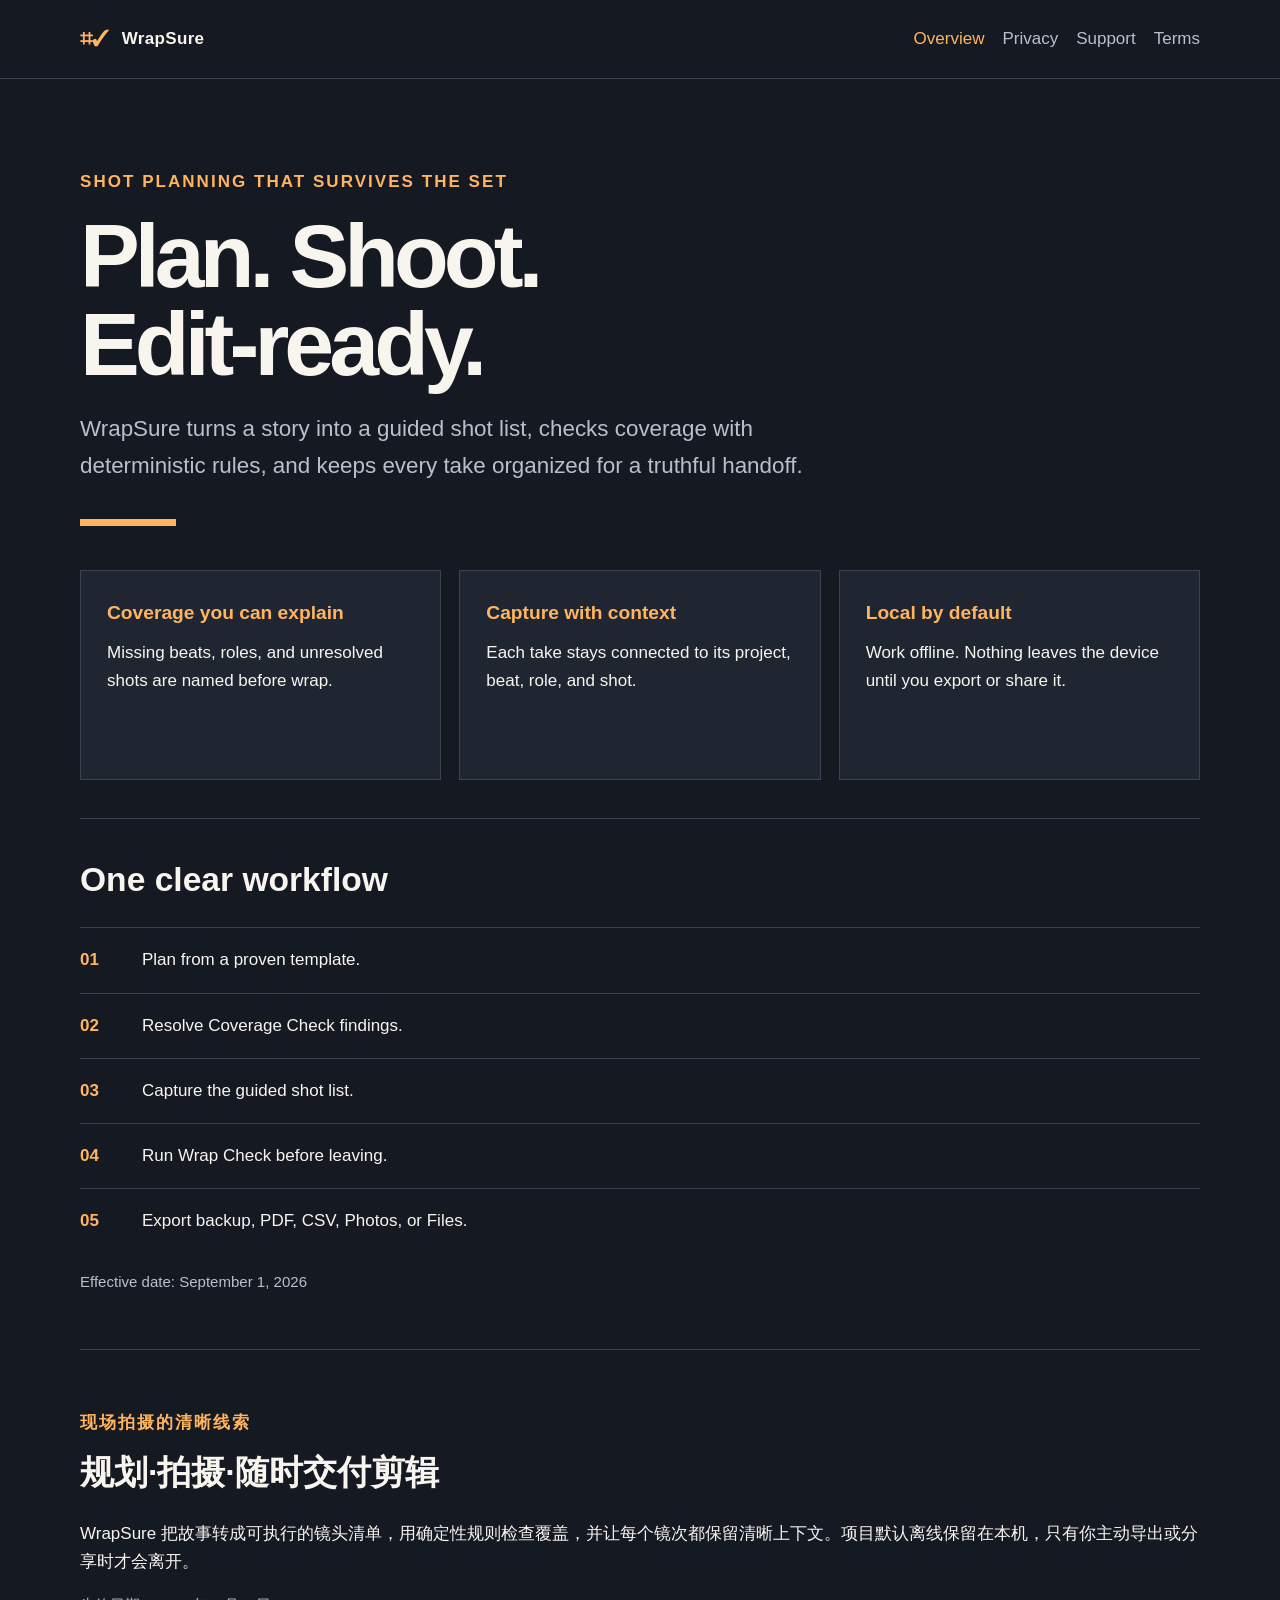
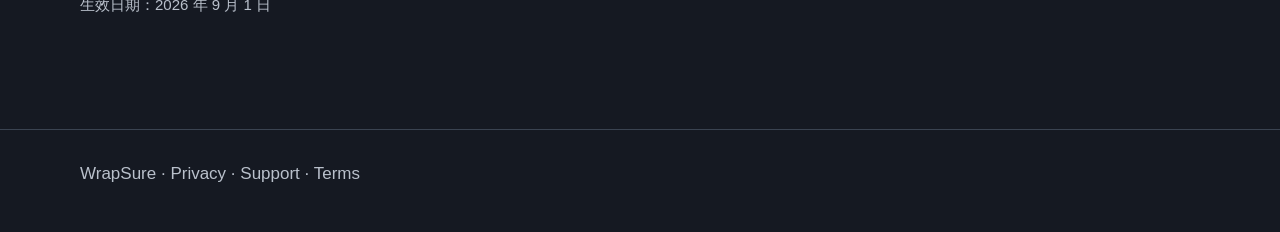
<file: index.html>
<!doctype html>
<html lang="en">
<head>
  <meta charset="utf-8">
  <meta name="viewport" content="width=device-width, initial-scale=1">
  <meta name="wrapsure-canonical-status" content="verified">
  <title>WrapSure — Shot Planner</title>
  <link rel="stylesheet" href="/styles.css">
</head>
<body>
  <header><div class="shell masthead"><div class="brand"><span class="brand-mark" aria-hidden="true">⌗✓</span>WrapSure</div><nav aria-label="WrapSure site"><a href="/" aria-current="page">Overview</a><a href="/privacy">Privacy</a><a href="/support">Support</a><a href="/terms">Terms</a></nav></div></header>
  <main class="shell">
    <p class="eyebrow">Shot planning that survives the set</p>
    <h1>Plan. Shoot.<br>Edit-ready.</h1>
    <p class="lede">WrapSure turns a story into a guided shot list, checks coverage with deterministic rules, and keeps every take organized for a truthful handoff.</p>
    <div class="rule" aria-hidden="true"></div>
    <div class="grid" aria-label="Key product facts">
      <article class="card"><strong>Coverage you can explain</strong>Missing beats, roles, and unresolved shots are named before wrap.</article>
      <article class="card"><strong>Capture with context</strong>Each take stays connected to its project, beat, role, and shot.</article>
      <article class="card"><strong>Local by default</strong>Work offline. Nothing leaves the device until you export or share it.</article>
    </div>
    <section class="language" lang="en">
      <h2>One clear workflow</h2>
      <ol class="steps"><li>Plan from a proven template.</li><li>Resolve Coverage Check findings.</li><li>Capture the guided shot list.</li><li>Run Wrap Check before leaving.</li><li>Export backup, PDF, CSV, Photos, or Files.</li></ol>
      <p class="effective">Effective date: September 1, 2026</p>
    </section>
    <section class="language" lang="zh-Hans">
      <p class="eyebrow">现场拍摄的清晰线索</p>
      <h2>规划·拍摄·随时交付剪辑</h2>
      <p>WrapSure 把故事转成可执行的镜头清单，用确定性规则检查覆盖，并让每个镜次都保留清晰上下文。项目默认离线保留在本机，只有你主动导出或分享时才会离开。</p>
      <p class="effective">生效日期：2026 年 9 月 1 日</p>
    </section>
  </main>
  <footer><div class="shell">WrapSure · Privacy · Support · Terms</div></footer>
</body>
</html>
</file>
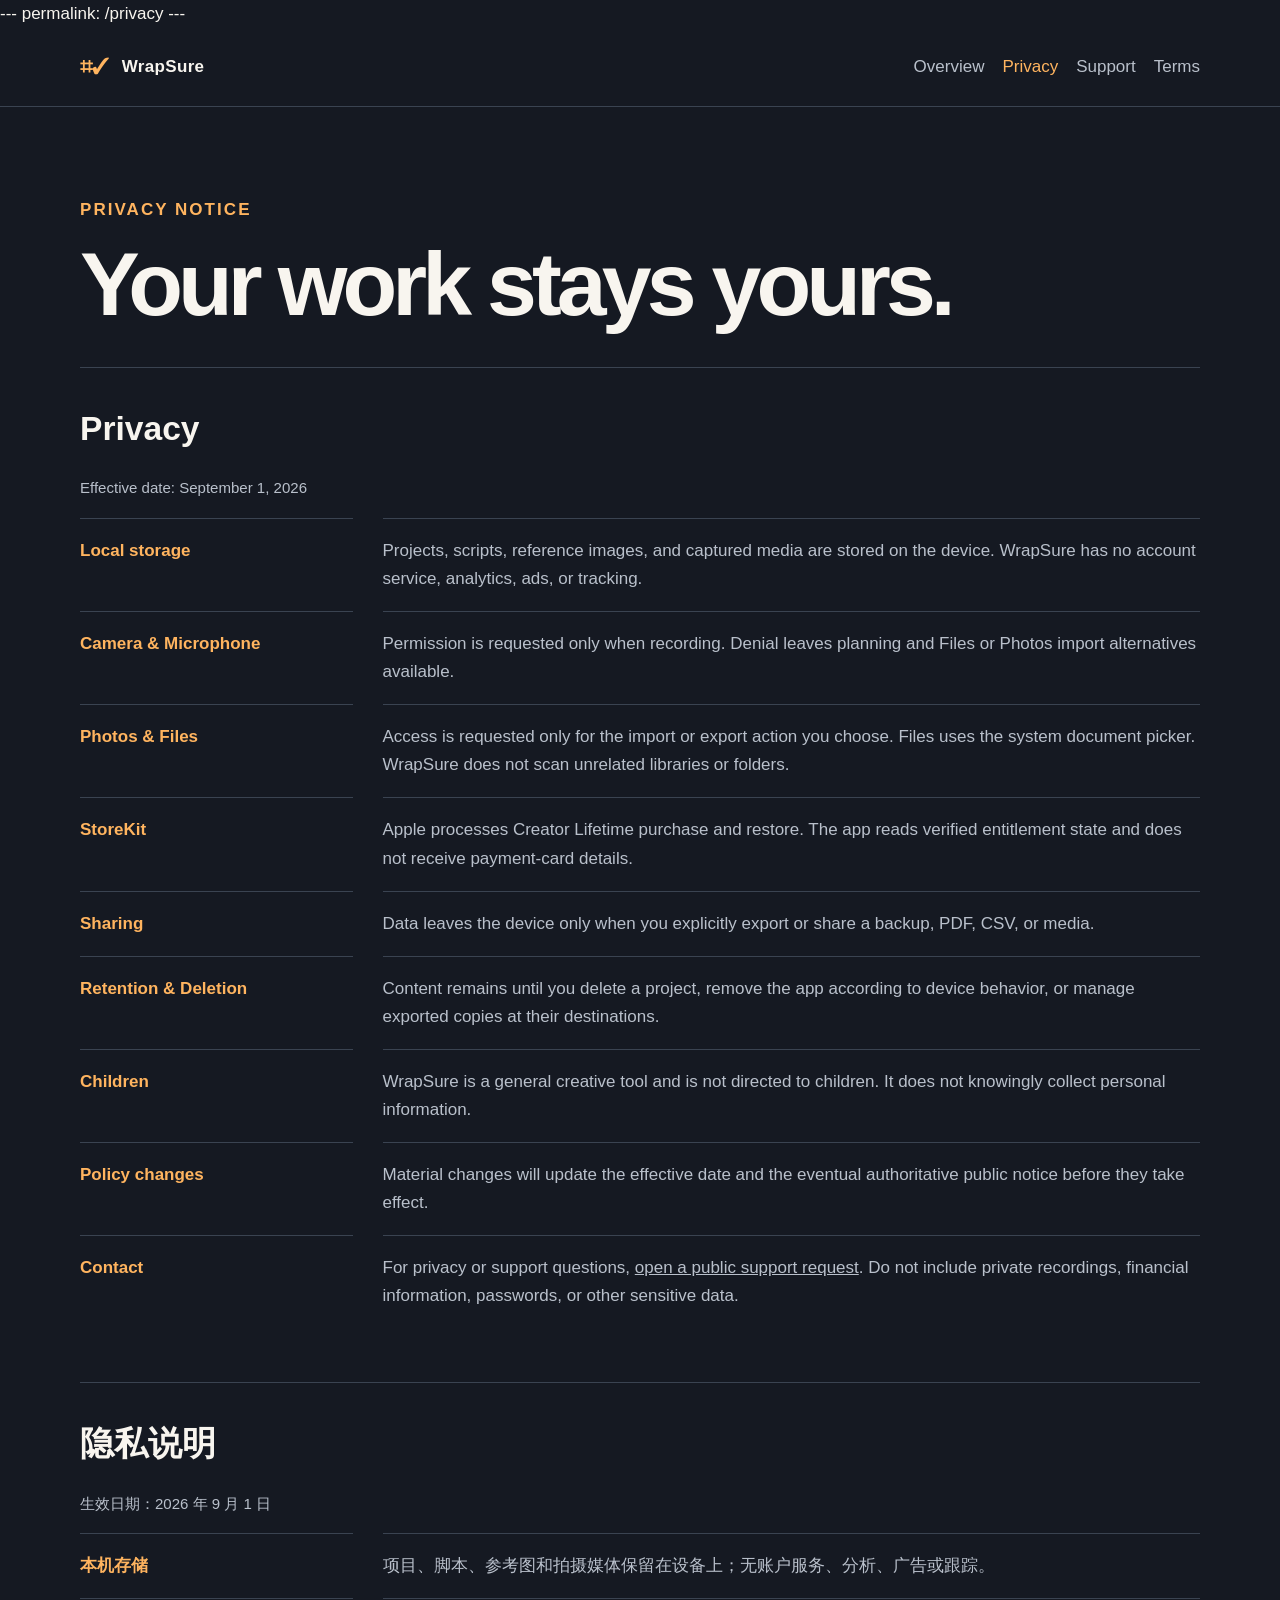
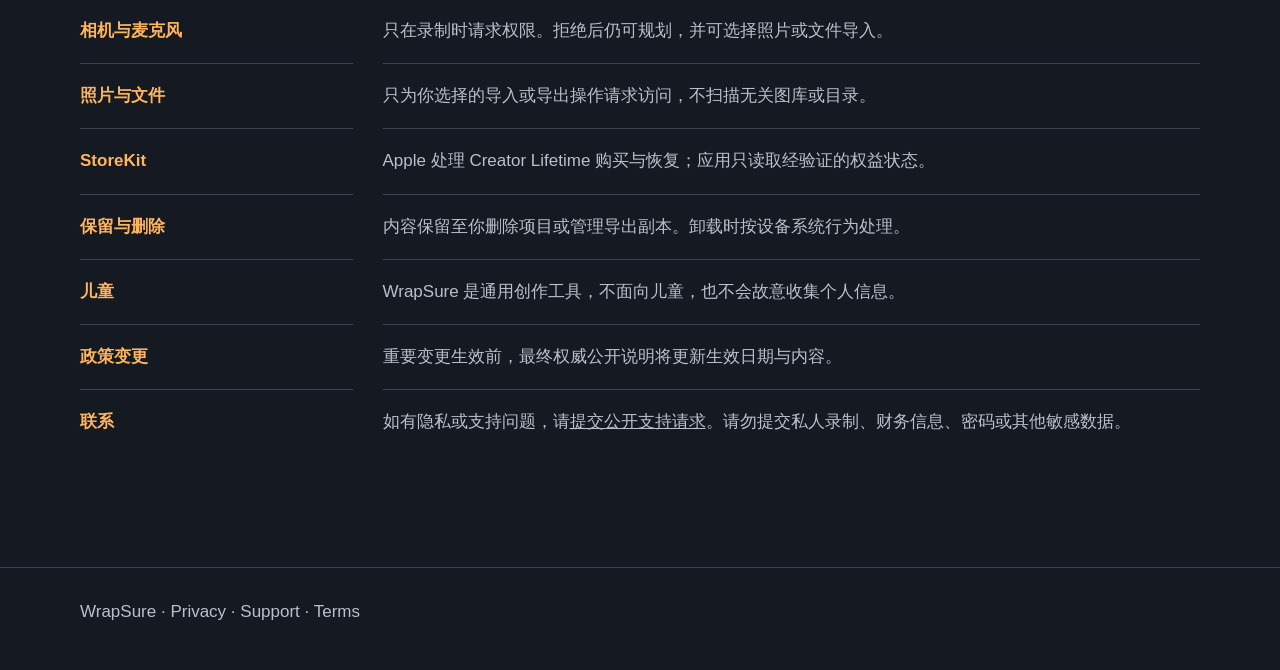
<file: privacy.html>
---
permalink: /privacy
---
<!doctype html>
<html lang="en">
<head><meta charset="utf-8"><meta name="viewport" content="width=device-width, initial-scale=1"><meta name="wrapsure-canonical-status" content="verified"><title>WrapSure Privacy Notice</title><link rel="stylesheet" href="/styles.css"></head>
<body>
  <header><div class="shell masthead"><div class="brand"><span class="brand-mark" aria-hidden="true">⌗✓</span>WrapSure</div><nav aria-label="WrapSure site"><a href="/">Overview</a><a href="/privacy" aria-current="page">Privacy</a><a href="/support">Support</a><a href="/terms">Terms</a></nav></div></header>
  <main class="shell">
    <p class="eyebrow">Privacy notice</p><h1>Your work stays yours.</h1>
    <section class="language" lang="en"><h2>Privacy</h2><p class="effective">Effective date: September 1, 2026</p><dl class="facts">
      <dt>Local storage</dt><dd>Projects, scripts, reference images, and captured media are stored on the device. WrapSure has no account service, analytics, ads, or tracking.</dd>
      <dt>Camera &amp; Microphone</dt><dd>Permission is requested only when recording. Denial leaves planning and Files or Photos import alternatives available.</dd>
      <dt>Photos &amp; Files</dt><dd>Access is requested only for the import or export action you choose. Files uses the system document picker. WrapSure does not scan unrelated libraries or folders.</dd>
      <dt>StoreKit</dt><dd>Apple processes Creator Lifetime purchase and restore. The app reads verified entitlement state and does not receive payment-card details.</dd>
      <dt>Sharing</dt><dd>Data leaves the device only when you explicitly export or share a backup, PDF, CSV, or media.</dd>
      <dt>Retention &amp; Deletion</dt><dd>Content remains until you delete a project, remove the app according to device behavior, or manage exported copies at their destinations.</dd>
      <dt>Children</dt><dd>WrapSure is a general creative tool and is not directed to children. It does not knowingly collect personal information.</dd>
      <dt>Policy changes</dt><dd>Material changes will update the effective date and the eventual authoritative public notice before they take effect.</dd>
      <dt>Contact</dt><dd>For privacy or support questions, <a href="https://github.com/wenkaihuisr-maker/wenkaihuisr-maker.github.io/issues/new">open a public support request</a>. Do not include private recordings, financial information, passwords, or other sensitive data.</dd>
    </dl></section>
    <section class="language" lang="zh-Hans"><h2>隐私说明</h2><p class="effective">生效日期：2026 年 9 月 1 日</p><dl class="facts">
      <dt>本机存储</dt><dd>项目、脚本、参考图和拍摄媒体保留在设备上；无账户服务、分析、广告或跟踪。</dd>
      <dt>相机与麦克风</dt><dd>只在录制时请求权限。拒绝后仍可规划，并可选择照片或文件导入。</dd>
      <dt>照片与文件</dt><dd>只为你选择的导入或导出操作请求访问，不扫描无关图库或目录。</dd>
      <dt>StoreKit</dt><dd>Apple 处理 Creator Lifetime 购买与恢复；应用只读取经验证的权益状态。</dd>
      <dt>保留与删除</dt><dd>内容保留至你删除项目或管理导出副本。卸载时按设备系统行为处理。</dd>
      <dt>儿童</dt><dd>WrapSure 是通用创作工具，不面向儿童，也不会故意收集个人信息。</dd>
      <dt>政策变更</dt><dd>重要变更生效前，最终权威公开说明将更新生效日期与内容。</dd>
      <dt>联系</dt><dd>如有隐私或支持问题，请<a href="https://github.com/wenkaihuisr-maker/wenkaihuisr-maker.github.io/issues/new">提交公开支持请求</a>。请勿提交私人录制、财务信息、密码或其他敏感数据。</dd>
    </dl></section>
  </main><footer><div class="shell">WrapSure · Privacy · Support · Terms</div></footer>
</body></html>
</file>
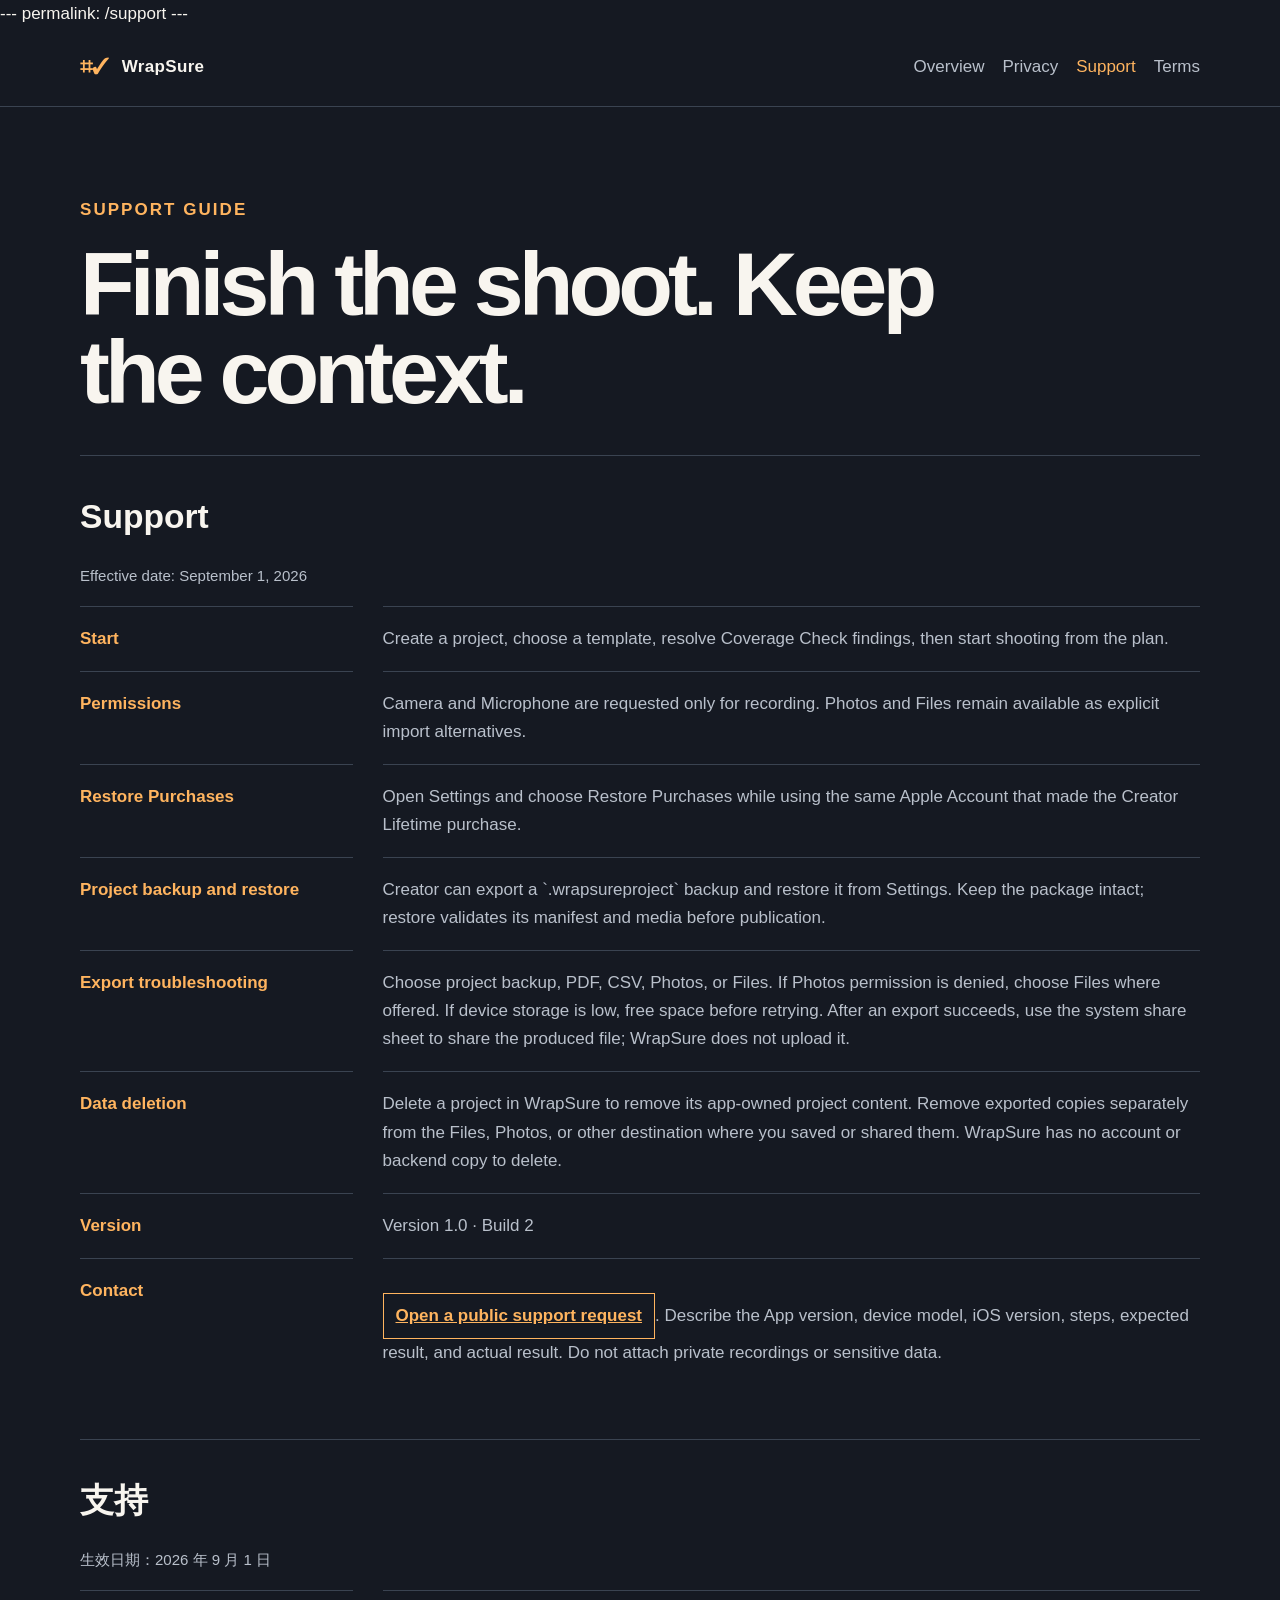
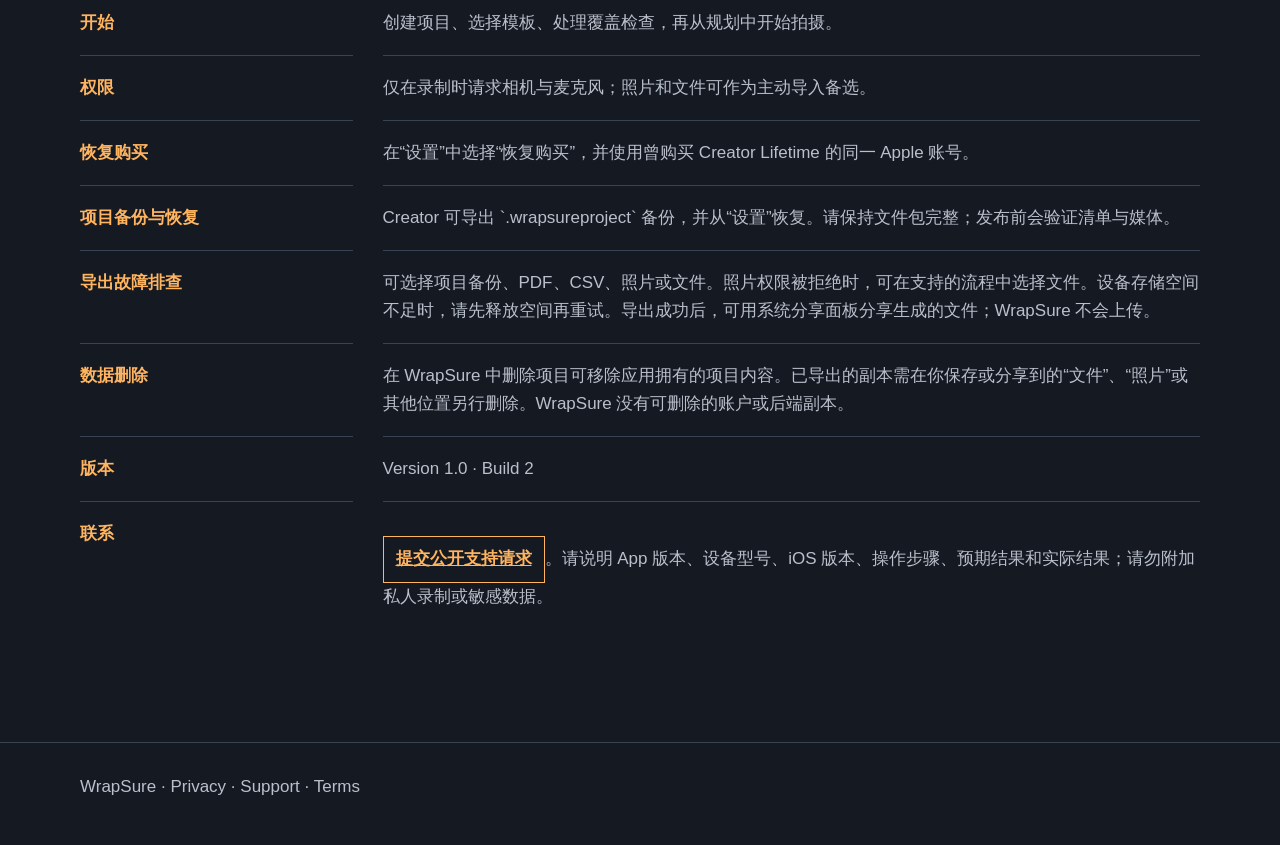
<file: support.html>
---
permalink: /support
---
<!doctype html>
<html lang="en">
<head><meta charset="utf-8"><meta name="viewport" content="width=device-width, initial-scale=1"><meta name="wrapsure-canonical-status" content="verified"><title>WrapSure Support Guide</title><link rel="stylesheet" href="/styles.css"></head>
<body>
  <header><div class="shell masthead"><div class="brand"><span class="brand-mark" aria-hidden="true">⌗✓</span>WrapSure</div><nav aria-label="WrapSure site"><a href="/">Overview</a><a href="/privacy">Privacy</a><a href="/support" aria-current="page">Support</a><a href="/terms">Terms</a></nav></div></header>
  <main class="shell">
    <p class="eyebrow">Support guide</p><h1>Finish the shoot. Keep the context.</h1>
    <section class="language" lang="en"><h2>Support</h2><p class="effective">Effective date: September 1, 2026</p><dl class="facts">
      <dt>Start</dt><dd>Create a project, choose a template, resolve Coverage Check findings, then start shooting from the plan.</dd>
      <dt>Permissions</dt><dd>Camera and Microphone are requested only for recording. Photos and Files remain available as explicit import alternatives.</dd>
      <dt>Restore Purchases</dt><dd>Open Settings and choose Restore Purchases while using the same Apple Account that made the Creator Lifetime purchase.</dd>
      <dt>Project backup and restore</dt><dd>Creator can export a `.wrapsureproject` backup and restore it from Settings. Keep the package intact; restore validates its manifest and media before publication.</dd>
      <dt>Export troubleshooting</dt><dd>Choose project backup, PDF, CSV, Photos, or Files. If Photos permission is denied, choose Files where offered. If device storage is low, free space before retrying. After an export succeeds, use the system share sheet to share the produced file; WrapSure does not upload it.</dd>
      <dt>Data deletion</dt><dd>Delete a project in WrapSure to remove its app-owned project content. Remove exported copies separately from the Files, Photos, or other destination where you saved or shared them. WrapSure has no account or backend copy to delete.</dd>
      <dt>Version</dt><dd>Version 1.0 · Build 2</dd>
      <dt>Contact</dt><dd><a class="status" href="https://github.com/wenkaihuisr-maker/wenkaihuisr-maker.github.io/issues/new">Open a public support request</a>. Describe the App version, device model, iOS version, steps, expected result, and actual result. Do not attach private recordings or sensitive data.</dd>
    </dl></section>
    <section class="language" lang="zh-Hans"><h2>支持</h2><p class="effective">生效日期：2026 年 9 月 1 日</p><dl class="facts">
      <dt>开始</dt><dd>创建项目、选择模板、处理覆盖检查，再从规划中开始拍摄。</dd>
      <dt>权限</dt><dd>仅在录制时请求相机与麦克风；照片和文件可作为主动导入备选。</dd>
      <dt>恢复购买</dt><dd>在“设置”中选择“恢复购买”，并使用曾购买 Creator Lifetime 的同一 Apple 账号。</dd>
      <dt>项目备份与恢复</dt><dd>Creator 可导出 `.wrapsureproject` 备份，并从“设置”恢复。请保持文件包完整；发布前会验证清单与媒体。</dd>
      <dt>导出故障排查</dt><dd>可选择项目备份、PDF、CSV、照片或文件。照片权限被拒绝时，可在支持的流程中选择文件。设备存储空间不足时，请先释放空间再重试。导出成功后，可用系统分享面板分享生成的文件；WrapSure 不会上传。</dd>
      <dt>数据删除</dt><dd>在 WrapSure 中删除项目可移除应用拥有的项目内容。已导出的副本需在你保存或分享到的“文件”、“照片”或其他位置另行删除。WrapSure 没有可删除的账户或后端副本。</dd>
      <dt>版本</dt><dd>Version 1.0 · Build 2</dd>
      <dt>联系</dt><dd><a class="status" href="https://github.com/wenkaihuisr-maker/wenkaihuisr-maker.github.io/issues/new">提交公开支持请求</a>。请说明 App 版本、设备型号、iOS 版本、操作步骤、预期结果和实际结果；请勿附加私人录制或敏感数据。</dd>
    </dl></section>
  </main><footer><div class="shell">WrapSure · Privacy · Support · Terms</div></footer>
</body></html>
</file>
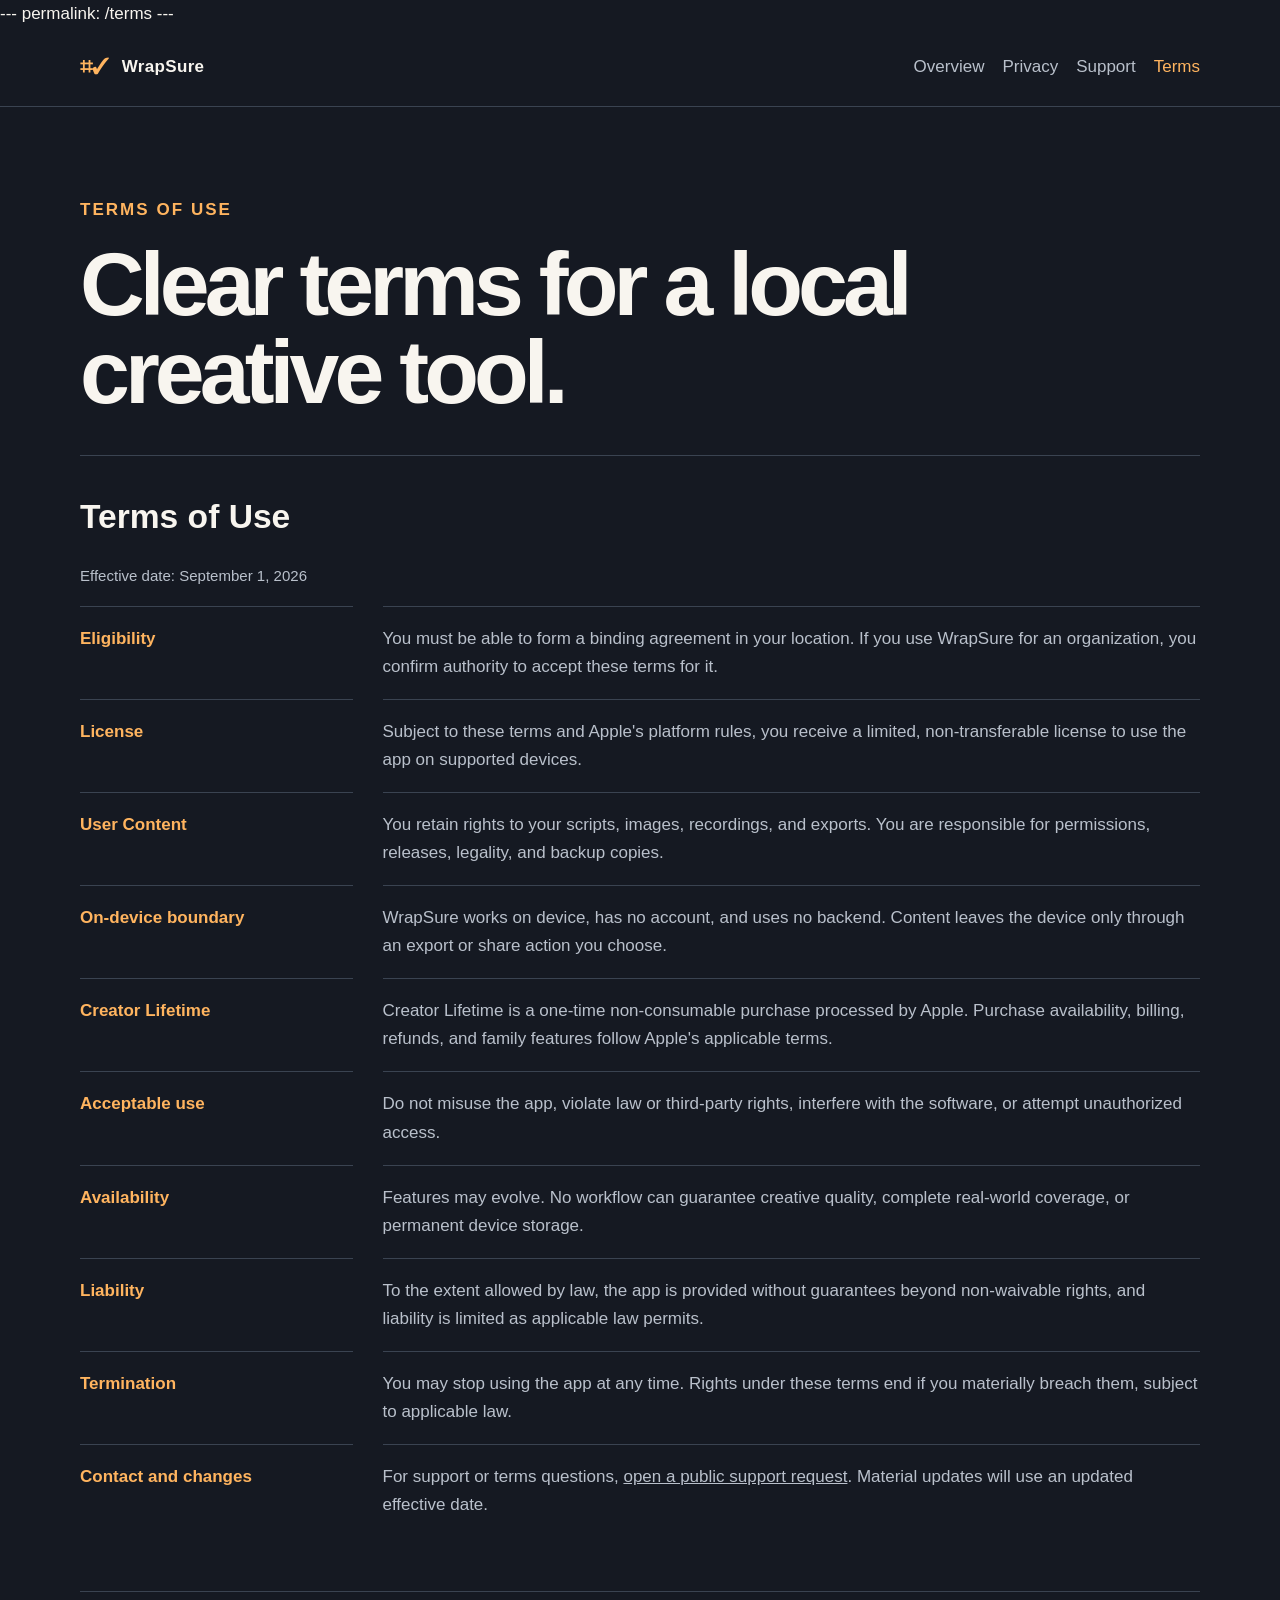
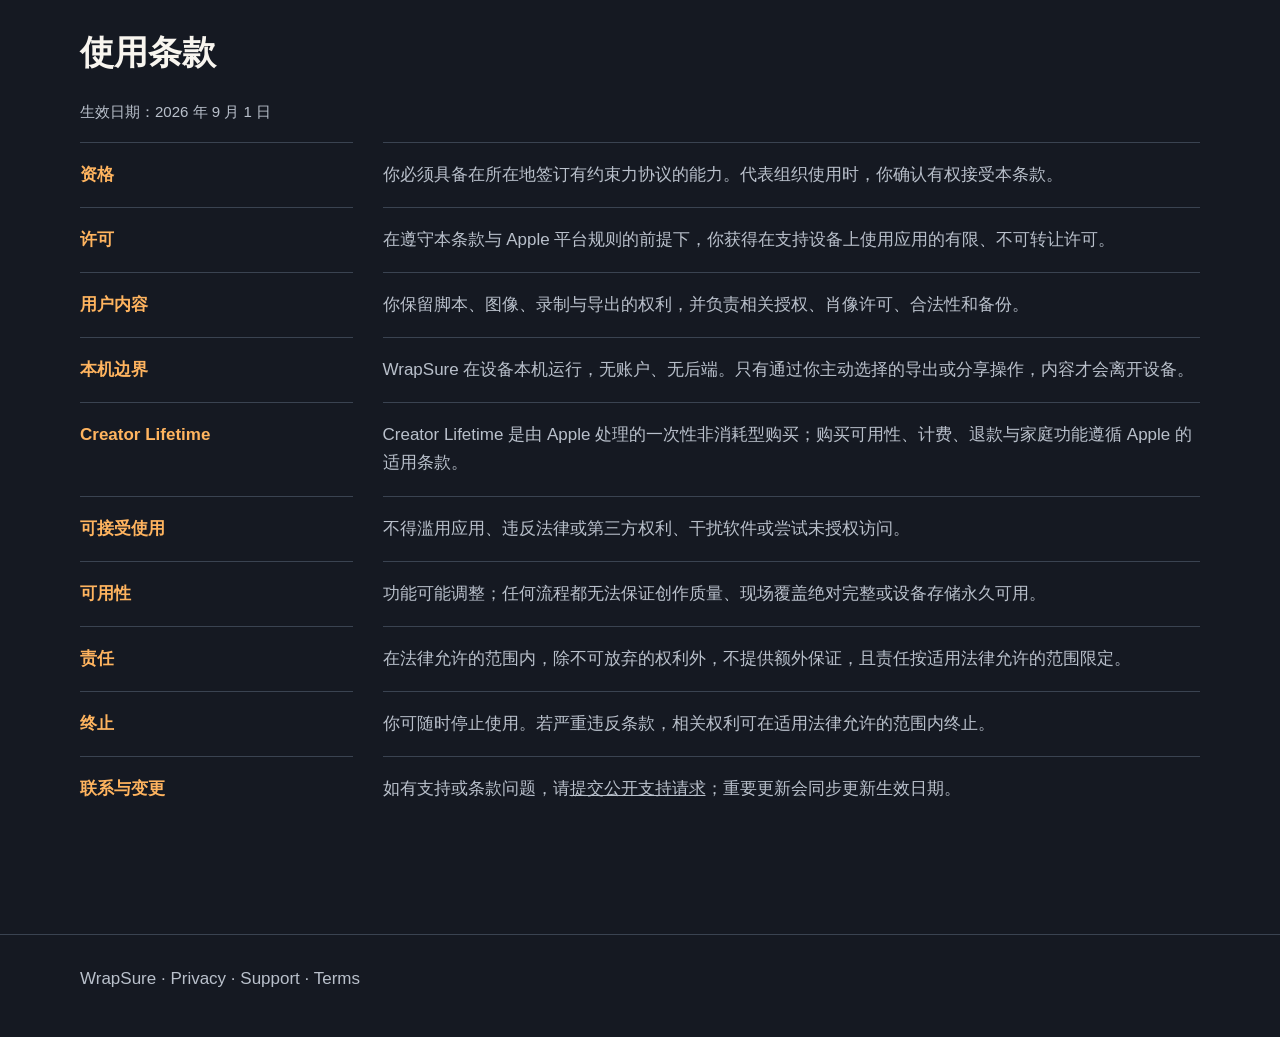
<file: terms.html>
---
permalink: /terms
---
<!doctype html>
<html lang="en">
<head><meta charset="utf-8"><meta name="viewport" content="width=device-width, initial-scale=1"><meta name="wrapsure-canonical-status" content="verified"><title>WrapSure Terms of Use</title><link rel="stylesheet" href="/styles.css"></head>
<body>
  <header><div class="shell masthead"><div class="brand"><span class="brand-mark" aria-hidden="true">⌗✓</span>WrapSure</div><nav aria-label="WrapSure site"><a href="/">Overview</a><a href="/privacy">Privacy</a><a href="/support">Support</a><a href="/terms" aria-current="page">Terms</a></nav></div></header>
  <main class="shell">
    <p class="eyebrow">Terms of use</p><h1>Clear terms for a local creative tool.</h1>
    <section class="language" lang="en"><h2>Terms of Use</h2><p class="effective">Effective date: September 1, 2026</p><dl class="facts">
      <dt>Eligibility</dt><dd>You must be able to form a binding agreement in your location. If you use WrapSure for an organization, you confirm authority to accept these terms for it.</dd>
      <dt>License</dt><dd>Subject to these terms and Apple's platform rules, you receive a limited, non-transferable license to use the app on supported devices.</dd>
      <dt>User Content</dt><dd>You retain rights to your scripts, images, recordings, and exports. You are responsible for permissions, releases, legality, and backup copies.</dd>
      <dt>On-device boundary</dt><dd>WrapSure works on device, has no account, and uses no backend. Content leaves the device only through an export or share action you choose.</dd>
      <dt>Creator Lifetime</dt><dd>Creator Lifetime is a one-time non-consumable purchase processed by Apple. Purchase availability, billing, refunds, and family features follow Apple's applicable terms.</dd>
      <dt>Acceptable use</dt><dd>Do not misuse the app, violate law or third-party rights, interfere with the software, or attempt unauthorized access.</dd>
      <dt>Availability</dt><dd>Features may evolve. No workflow can guarantee creative quality, complete real-world coverage, or permanent device storage.</dd>
      <dt>Liability</dt><dd>To the extent allowed by law, the app is provided without guarantees beyond non-waivable rights, and liability is limited as applicable law permits.</dd>
      <dt>Termination</dt><dd>You may stop using the app at any time. Rights under these terms end if you materially breach them, subject to applicable law.</dd>
      <dt>Contact and changes</dt><dd>For support or terms questions, <a href="https://github.com/wenkaihuisr-maker/wenkaihuisr-maker.github.io/issues/new">open a public support request</a>. Material updates will use an updated effective date.</dd>
    </dl></section>
    <section class="language" lang="zh-Hans"><h2>使用条款</h2><p class="effective">生效日期：2026 年 9 月 1 日</p><dl class="facts">
      <dt>资格</dt><dd>你必须具备在所在地签订有约束力协议的能力。代表组织使用时，你确认有权接受本条款。</dd>
      <dt>许可</dt><dd>在遵守本条款与 Apple 平台规则的前提下，你获得在支持设备上使用应用的有限、不可转让许可。</dd>
      <dt>用户内容</dt><dd>你保留脚本、图像、录制与导出的权利，并负责相关授权、肖像许可、合法性和备份。</dd>
      <dt>本机边界</dt><dd>WrapSure 在设备本机运行，无账户、无后端。只有通过你主动选择的导出或分享操作，内容才会离开设备。</dd>
      <dt>Creator Lifetime</dt><dd>Creator Lifetime 是由 Apple 处理的一次性非消耗型购买；购买可用性、计费、退款与家庭功能遵循 Apple 的适用条款。</dd>
      <dt>可接受使用</dt><dd>不得滥用应用、违反法律或第三方权利、干扰软件或尝试未授权访问。</dd>
      <dt>可用性</dt><dd>功能可能调整；任何流程都无法保证创作质量、现场覆盖绝对完整或设备存储永久可用。</dd>
      <dt>责任</dt><dd>在法律允许的范围内，除不可放弃的权利外，不提供额外保证，且责任按适用法律允许的范围限定。</dd>
      <dt>终止</dt><dd>你可随时停止使用。若严重违反条款，相关权利可在适用法律允许的范围内终止。</dd>
      <dt>联系与变更</dt><dd>如有支持或条款问题，请<a href="https://github.com/wenkaihuisr-maker/wenkaihuisr-maker.github.io/issues/new">提交公开支持请求</a>；重要更新会同步更新生效日期。</dd>
    </dl></section>
  </main><footer><div class="shell">WrapSure · Privacy · Support · Terms</div></footer>
</body></html>
</file>
<file: styles.css>
:root {
  color-scheme: dark;
  --canvas: #151922;
  --surface: #202631;
  --surface-raised: #29313e;
  --amber: #ffb45f;
  --text: #f8f5ef;
  --muted: #b9c0cb;
  --line: #3a4351;
  font-family: -apple-system, BlinkMacSystemFont, "Segoe UI", sans-serif;
}

* { box-sizing: border-box; }

body {
  margin: 0;
  background: var(--canvas);
  color: var(--text);
  font-size: 17px;
  line-height: 1.65;
}

a { color: inherit; }
a:focus-visible { outline: 3px solid var(--amber); outline-offset: 4px; }

.shell { width: min(1120px, calc(100% - 40px)); margin: 0 auto; }

header {
  border-bottom: 1px solid var(--line);
  background: var(--canvas);
}

.masthead {
  min-height: 78px;
  display: flex;
  align-items: center;
  justify-content: space-between;
  gap: 24px;
}

.brand { display: flex; align-items: center; gap: 12px; font-weight: 800; letter-spacing: .02em; }
.brand-mark { color: var(--amber); font-size: 1.4rem; }
nav { display: flex; flex-wrap: wrap; gap: 18px; }
nav a { color: var(--muted); text-decoration: none; }
nav a[aria-current="page"] { color: var(--amber); }

main { padding: 72px 0 96px; }
.eyebrow { color: var(--amber); font-weight: 800; letter-spacing: .12em; text-transform: uppercase; }
h1 { max-width: 900px; margin: 12px 0 22px; font-size: clamp(2.5rem, 7vw, 5.9rem); line-height: .98; letter-spacing: -.055em; }
h2 { margin-top: 0; font-size: clamp(1.45rem, 3vw, 2.1rem); line-height: 1.15; }
h3 { color: var(--amber); margin-bottom: 8px; }
.lede { max-width: 760px; color: var(--muted); font-size: clamp(1.1rem, 2.5vw, 1.4rem); }
.rule { height: 7px; width: 96px; margin: 34px 0; background: var(--amber); }

.grid { display: grid; grid-template-columns: repeat(12, 1fr); gap: 18px; margin-top: 44px; }
.card { grid-column: span 4; min-height: 210px; padding: 26px; border: 1px solid var(--line); background: var(--surface); }
.card strong { display: block; margin-bottom: 10px; color: var(--amber); font-size: 1.2rem; }
.steps { counter-reset: step; padding: 0; list-style: none; }
.steps li { counter-increment: step; display: grid; grid-template-columns: 48px 1fr; gap: 14px; padding: 18px 0; border-top: 1px solid var(--line); }
.steps li::before { content: counter(step, decimal-leading-zero); color: var(--amber); font-weight: 800; }

.language { margin-top: 54px; padding-top: 42px; border-top: 1px solid var(--line); }
.language:first-of-type { margin-top: 38px; }
.facts { display: grid; grid-template-columns: minmax(180px, 1fr) 3fr; gap: 0 30px; }
.facts dt, .facts dd { margin: 0; padding: 18px 0; border-top: 1px solid var(--line); }
.facts dt { color: var(--amber); font-weight: 800; }
.facts dd { color: var(--muted); }
.status { display: inline-block; margin-top: 16px; padding: 8px 12px; border: 1px solid var(--amber); color: var(--amber); font-weight: 750; }
.effective { color: var(--muted); font-size: .94rem; }

footer { padding: 30px 0 44px; border-top: 1px solid var(--line); color: var(--muted); }

@media (max-width: 760px) {
  .masthead { align-items: flex-start; flex-direction: column; padding: 22px 0; }
  main { padding-top: 48px; }
  .card { grid-column: 1 / -1; }
  .facts { grid-template-columns: 1fr; }
  .facts dt { padding-bottom: 0; }
  .facts dd { border-top: 0; padding-top: 6px; }
}

@media (prefers-reduced-motion: reduce) {
  *, *::before, *::after { scroll-behavior: auto; }
}
</file>
